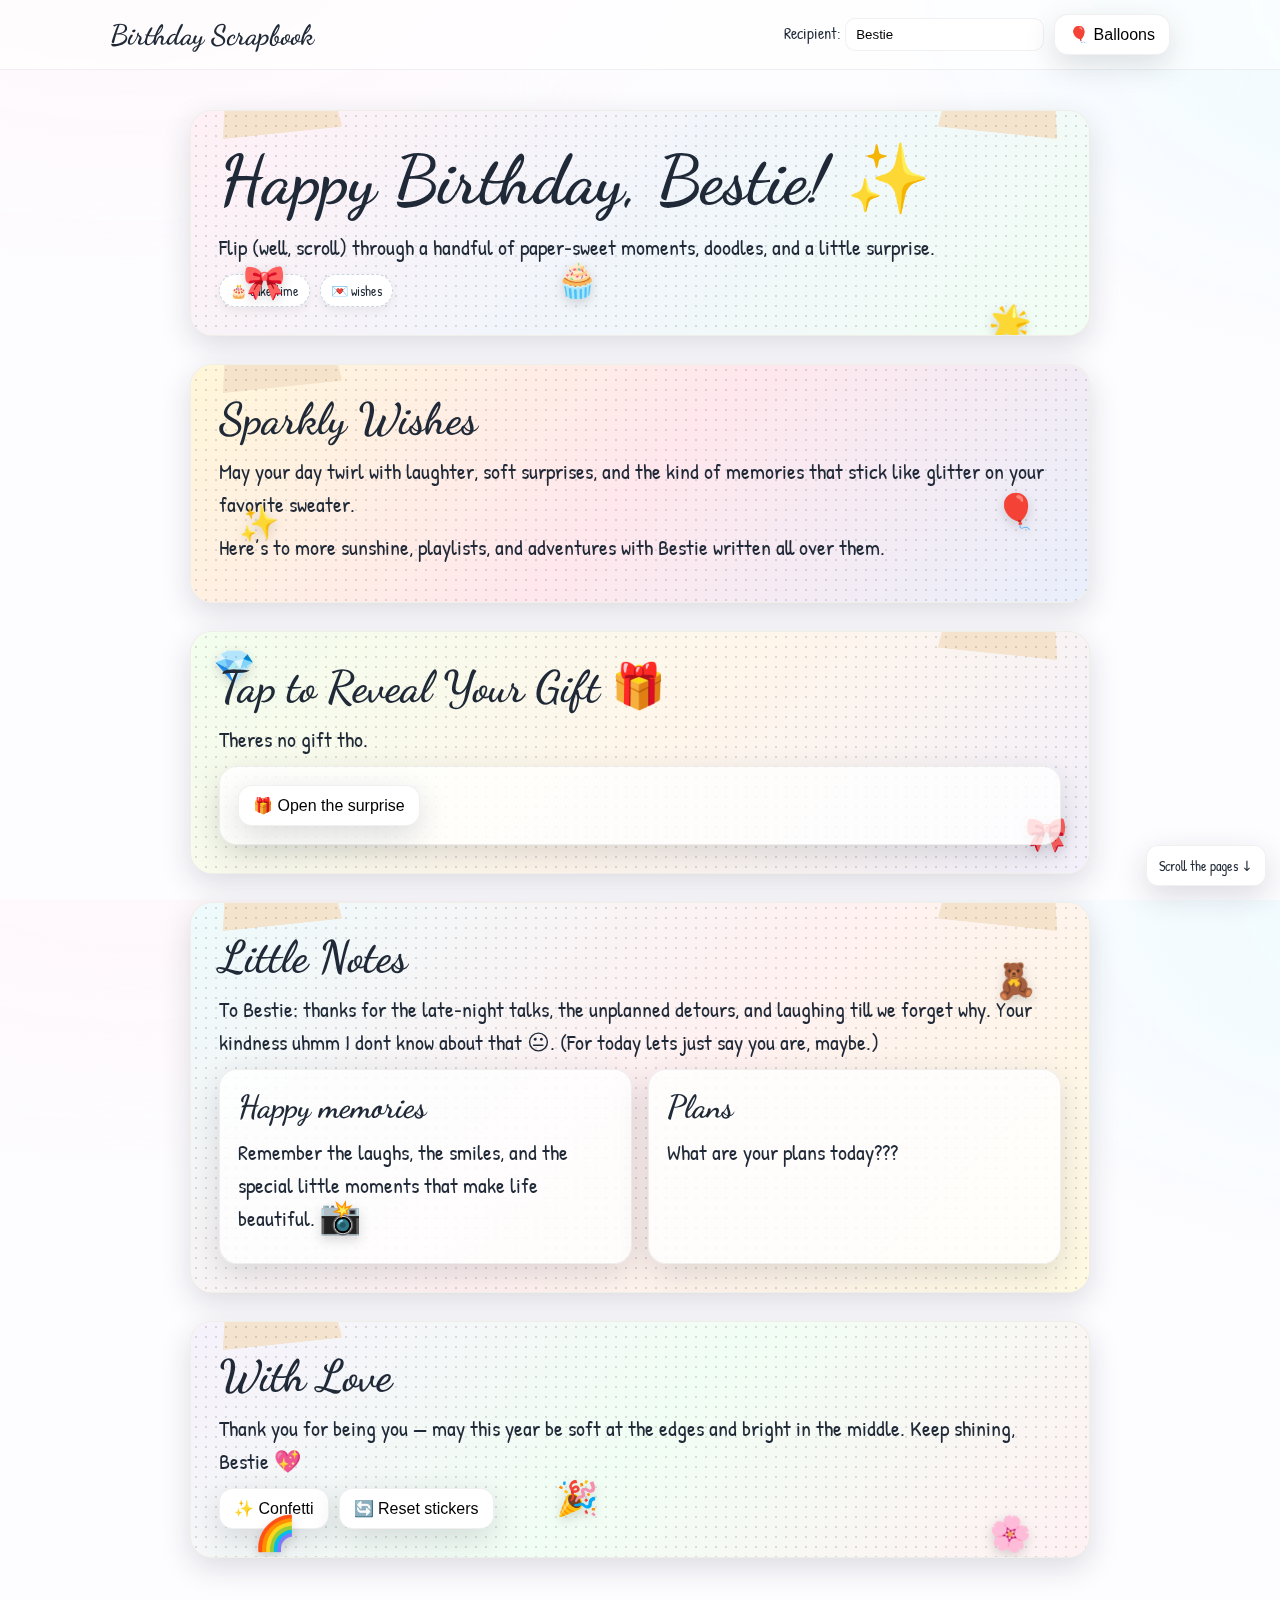
<file: index.html>
<!DOCTYPE html>
<html lang="en">
<head>
  <meta charset="utf-8" />
  <meta name="viewport" content="width=device-width, initial-scale=1" />
  <title>Birthday Scrapbook</title>
  <!-- Handwritten / cursive fonts -->
  <link href="https://fonts.googleapis.com/css2?family=Dancing+Script:wght@500;700&family=Patrick+Hand&display=swap" rel="stylesheet">
  <link rel="stylesheet" href="style.css">
</head>
<body>
  <header class="site">
    <div class="wrap controls" style="display:flex; align-items:center; gap:12px; justify-content:space-between;">
      <div style="display:flex; align-items:center; gap:10px; flex-wrap:wrap;">
        <strong style="font-family:'Dancing Script',cursive; font-size:28px">Birthday Scrapbook</strong>
      </div>
      <div style="display:flex; align-items:center; gap:10px; flex-wrap:wrap;">
        <label>Recipient: <input id="nameInput" type="text" placeholder="Bestie" value="Bestie" style="padding:8px 10px; border:1px solid var(--ring); border-radius:10px; background:#fff"></label>
        <button class="btn" id="spawnBalloons">🎈 Balloons</button>
      </div>
    </div>
  </header>

  <main class="pages wrap" style="padding-top:12px">

    <!-- PAGE 1: Cover -->
    <section class="page grad-1">
      <div class="tape"></div><div class="tape right"></div>
      <div class="content">
        <h1>Happy Birthday, <span class="nameSpan">Bestie</span>! ✨</h1>
        <p>Flip (well, scroll) through a handful of paper‑sweet moments, doodles, and a little surprise.</p>
        <div style="display:flex; gap:10px; margin-top:10px; flex-wrap:wrap">
          <span class="chip">🎂 cake time</span>
          <span class="chip">💌 wishes</span>
        </div>
        <div class="sticker" style="left:24px; top:120px">🎀</div>
        <div class="sticker" style="right:30px; top:160px; transform:rotate(12deg)">🌟</div>
        <div class="sticker" style="left:40%; top:70%">🧁</div>
      </div>
    </section>

    <!-- PAGE 2: Warm wishes -->
    <section class="page grad-2">
      <div class="tape"></div>
      <div class="content">
        <h2>Sparkly Wishes</h2>
        <p>May your day twirl with laughter, soft surprises, and the kind of memories that stick like glitter on your favorite sweater.</p>
        <p>Here’s to more sunshine, playlists, and adventures with <span class="nameSpan">Bestie</span> written all over them.</p>
        <div class="sticker" style="left:18px; bottom:18px; transform:rotate(-10deg)">✨</div>
        <div class="sticker" style="right:24px; bottom:30px">🎈</div>
      </div>
    </section>

    <!-- PAGE 3: Interactive gift reveal with requested dress -->
    <section class="page grad-3">
      <div class="tape right"></div>
      <div class="content">
        <h2>Tap to Reveal Your Gift 🎁</h2>
        <p>Theres no gift tho.</p>
        <div class="card">
          <button class="btn" id="revealBtn">🎁 Open the surprise</button>
          <div id="revealBox" class="reveal" aria-hidden="true">
            <div style="display:grid; grid-template-columns:1.1fr .9fr; gap:16px; margin-top:14px">
              <div>
                <h3 style="margin-top:0">LOL</h3>
                <p>I told ya theres no gift 😆(HEHE)</p>
                <p>Actually I have no idea what to add here :> </p>
                <p>Hope you like it anyway 😉</p>
                </div>
                <div style="position:absolute; left:0; right:0; bottom:6px; text-align:center; color:white; font-size:12px; opacity:.9">Black Silver Pearl Ball Gown — preview</div>
              </div>
            </div>
          </div>
        </div>
        <div class="sticker" style="left:22px; top:12px">💎</div>
        <div class="sticker" style="right:22px; bottom:16px">🎀</div>
      </div>
    </section>

    <!-- PAGE 4: Memories / note page with doodles and tape -->
    <section class="page grad-4">
      <div class="tape"></div><div class="tape right"></div>
      <div class="content">
        <h2>Little Notes</h2>
        <p>To <span class="nameSpan">Bestie</span>: thanks for the late‑night talks, the unplanned detours, and laughing till we forget why. Your kindness uhmm I dont know about that 😐. (For today lets just say you are, maybe.)</p>
        <div style="display:grid; grid-template-columns:1fr 1fr; gap:16px; margin-top:10px">
          <div class="card">
            <h3>Happy memories</h3>
            <p>Remember the laughs, the smiles, and the special little moments that make life beautiful.</p>
          </div>
          <div class="card">
            <h3>Plans</h3>
            <p>What are your plans today???</p>
          </div>
        </div>
        <div class="sticker" style="left:100px; bottom:24px">📸</div>
        <div class="sticker" style="right:26px; top:26px; transform:rotate(-8deg)">🧸</div>
      </div>
    </section>

    <!-- PAGE 5: Thank-you / outro with confetti trigger -->
    <section class="page grad-5">
      <div class="tape"></div>
      <div class="content">
        <h2>With Love</h2>
        <p>Thank you for being you — may this year be soft at the edges and bright in the middle. Keep shining, <span class="nameSpan">Bestie</span> 💖</p>
        <div style="display:flex; gap:10px; flex-wrap:wrap; margin-top:8px">
          <button class="btn" id="confettiBtn">✨ Confetti</button>
          <button class="btn" id="resetStickers">🔄 Reset stickers</button>
        </div>
        <div class="sticker" style="left:35px; top:160px">🌈</div>
        <div class="sticker" style="right:30px; top:160px; transform:rotate(10deg)">🌸</div>
        <div class="sticker" style="left:40%; top:70%">🎉</div>
      </div>
    </section>

  </main>

  <div class="scroll-tip">Scroll the pages ↓</div>
  <script src="script.js"></script>
</body>
</html>
</file>
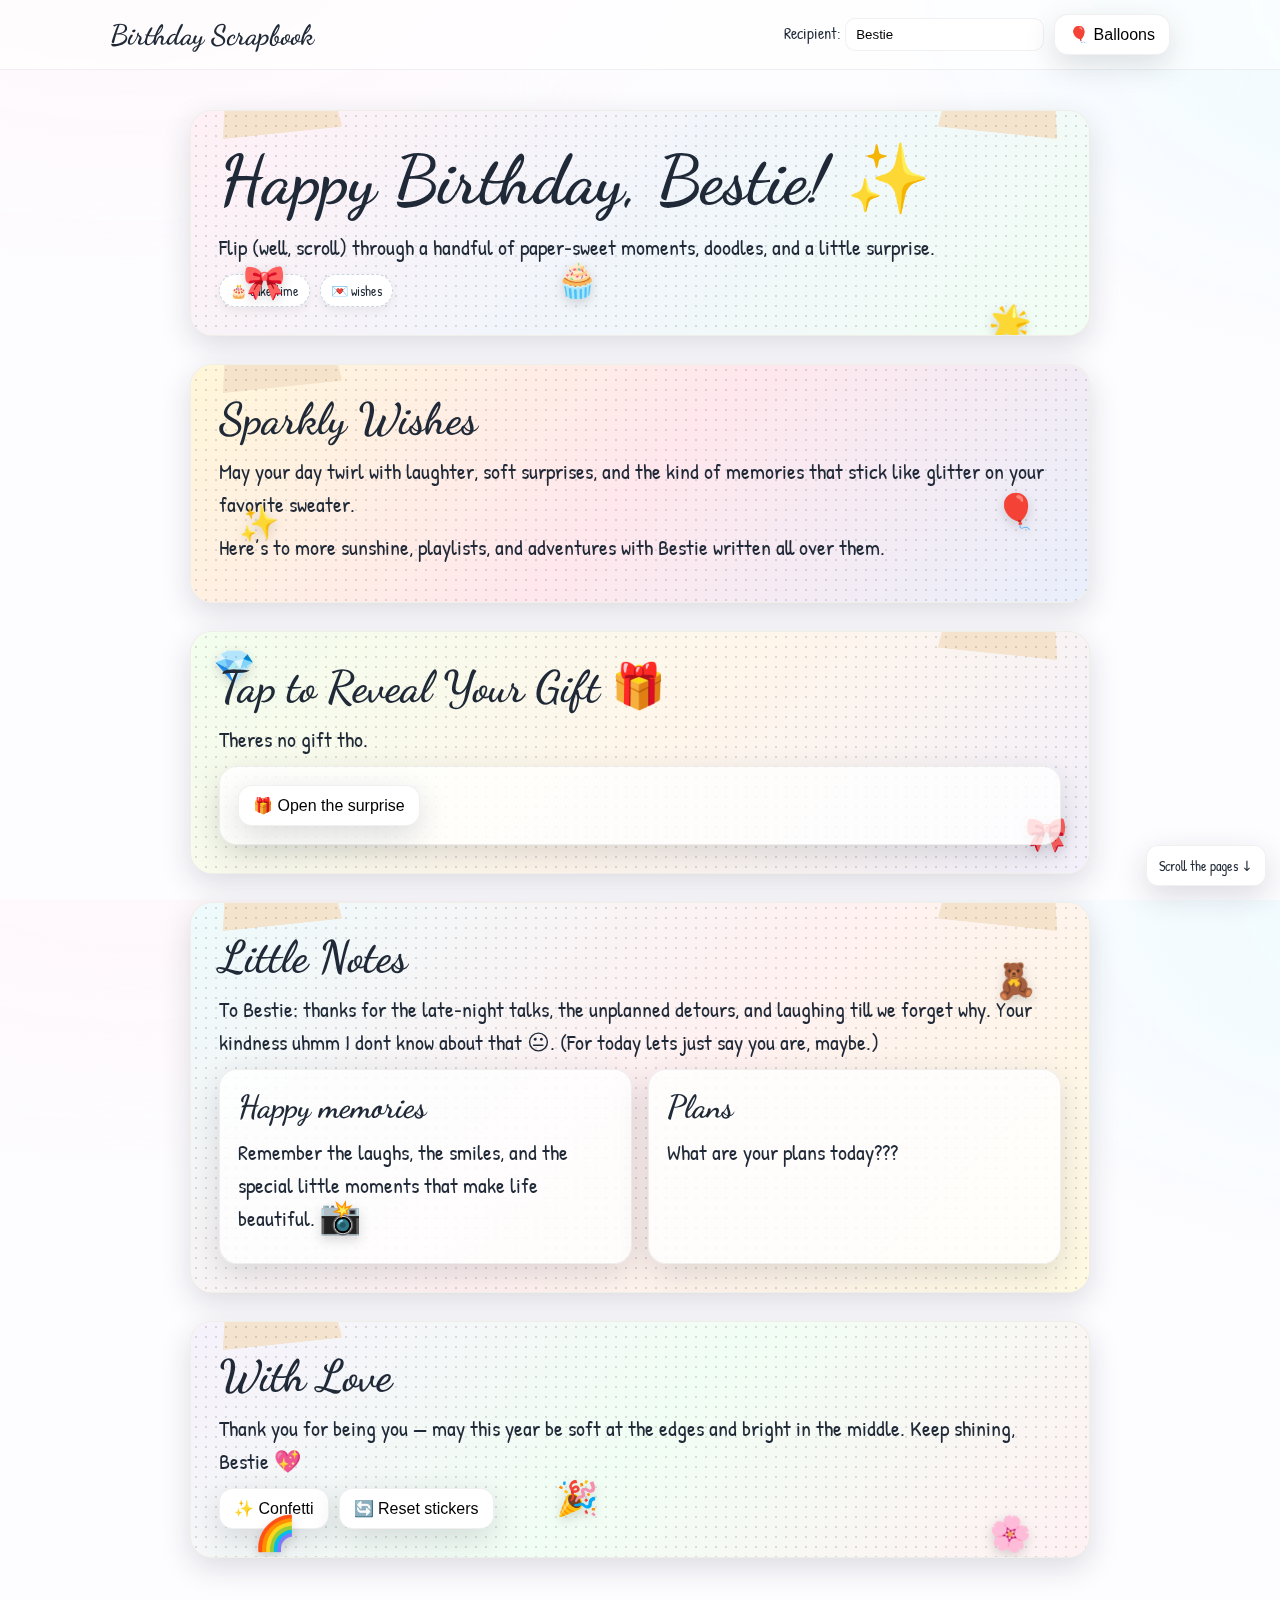
<file: Surprise.html>
<!DOCTYPE html>
<html lang="en">
<head>
  <meta charset="utf-8" />
  <meta name="viewport" content="width=device-width, initial-scale=1" />
  <title>Birthday Scrapbook</title>
  <!-- Handwritten / cursive fonts -->
  <link href="https://fonts.googleapis.com/css2?family=Dancing+Script:wght@500;700&family=Patrick+Hand&display=swap" rel="stylesheet">
  <link rel="stylesheet" href="Surprise.css">
</head>
<body>
  <header class="site">
    <div class="wrap controls" style="display:flex; align-items:center; gap:12px; justify-content:space-between;">
      <div style="display:flex; align-items:center; gap:10px; flex-wrap:wrap;">
        <strong style="font-family:'Dancing Script',cursive; font-size:28px">Birthday Scrapbook</strong>
      </div>
      <div style="display:flex; align-items:center; gap:10px; flex-wrap:wrap;">
        <label>Recipient: <input id="nameInput" type="text" placeholder="Bestie" value="Bestie" style="padding:8px 10px; border:1px solid var(--ring); border-radius:10px; background:#fff"></label>
        <button class="btn" id="spawnBalloons">🎈 Balloons</button>
      </div>
    </div>
  </header>

  <main class="pages wrap" style="padding-top:12px">

    <!-- PAGE 1: Cover -->
    <section class="page grad-1">
      <div class="tape"></div><div class="tape right"></div>
      <div class="content">
        <h1>Happy Birthday, <span class="nameSpan">Bestie</span>! ✨</h1>
        <p>Flip (well, scroll) through a handful of paper‑sweet moments, doodles, and a little surprise.</p>
        <div style="display:flex; gap:10px; margin-top:10px; flex-wrap:wrap">
          <span class="chip">🎂 cake time</span>
          <span class="chip">💌 wishes</span>
        </div>
        <div class="sticker" style="left:24px; top:120px">🎀</div>
        <div class="sticker" style="right:30px; top:160px; transform:rotate(12deg)">🌟</div>
        <div class="sticker" style="left:40%; top:70%">🧁</div>
      </div>
    </section>

    <!-- PAGE 2: Warm wishes -->
    <section class="page grad-2">
      <div class="tape"></div>
      <div class="content">
        <h2>Sparkly Wishes</h2>
        <p>May your day twirl with laughter, soft surprises, and the kind of memories that stick like glitter on your favorite sweater.</p>
        <p>Here’s to more sunshine, playlists, and adventures with <span class="nameSpan">Bestie</span> written all over them.</p>
        <div class="sticker" style="left:18px; bottom:18px; transform:rotate(-10deg)">✨</div>
        <div class="sticker" style="right:24px; bottom:30px">🎈</div>
      </div>
    </section>

    <!-- PAGE 3: Interactive gift reveal with requested dress -->
    <section class="page grad-3">
      <div class="tape right"></div>
      <div class="content">
        <h2>Tap to Reveal Your Gift 🎁</h2>
        <p>Theres no gift tho.</p>
        <div class="card">
          <button class="btn" id="revealBtn">🎁 Open the surprise</button>
          <div id="revealBox" class="reveal" aria-hidden="true">
            <div style="display:grid; grid-template-columns:1.1fr .9fr; gap:16px; margin-top:14px">
              <div>
                <h3 style="margin-top:0">LOL</h3>
                <p>I told ya theres no gift 😆(HEHE)</p>
                <p>Actually I have no idea what to add here :> </p>
                <p>Hope you like it anyway 😉</p>
                </div>
                <div style="position:absolute; left:0; right:0; bottom:6px; text-align:center; color:white; font-size:12px; opacity:.9">Black Silver Pearl Ball Gown — preview</div>
              </div>
            </div>
          </div>
        </div>
        <div class="sticker" style="left:22px; top:12px">💎</div>
        <div class="sticker" style="right:22px; bottom:16px">🎀</div>
      </div>
    </section>

    <!-- PAGE 4: Memories / note page with doodles and tape -->
    <section class="page grad-4">
      <div class="tape"></div><div class="tape right"></div>
      <div class="content">
        <h2>Little Notes</h2>
        <p>To <span class="nameSpan">Bestie</span>: thanks for the late‑night talks, the unplanned detours, and laughing till we forget why. Your kindness uhmm I dont know about that 😐. (For today lets just say you are, maybe.)</p>
        <div style="display:grid; grid-template-columns:1fr 1fr; gap:16px; margin-top:10px">
          <div class="card">
            <h3>Happy memories</h3>
            <p>Remember the laughs, the smiles, and the special little moments that make life beautiful.</p>
          </div>
          <div class="card">
            <h3>Plans</h3>
            <p>What are your plans today???</p>
          </div>
        </div>
        <div class="sticker" style="left:100px; bottom:24px">📸</div>
        <div class="sticker" style="right:26px; top:26px; transform:rotate(-8deg)">🧸</div>
      </div>
    </section>

    <!-- PAGE 5: Thank-you / outro with confetti trigger -->
    <section class="page grad-5">
      <div class="tape"></div>
      <div class="content">
        <h2>With Love</h2>
        <p>Thank you for being you — may this year be soft at the edges and bright in the middle. Keep shining, <span class="nameSpan">Bestie</span> 💖</p>
        <div style="display:flex; gap:10px; flex-wrap:wrap; margin-top:8px">
          <button class="btn" id="confettiBtn">✨ Confetti</button>
          <button class="btn" id="resetStickers">🔄 Reset stickers</button>
        </div>
        <div class="sticker" style="left:35px; top:160px">🌈</div>
        <div class="sticker" style="right:30px; top:160px; transform:rotate(10deg)">🌸</div>
        <div class="sticker" style="left:40%; top:70%">🎉</div>
      </div>
    </section>

  </main>

  <div class="scroll-tip">Scroll the pages ↓</div>
  <script src="Surprise.js"></script>
</body>
</html>
</file>
<file: style.css>
:root{
      --ink:#1f2937;
      --paper:#fffdf7;
      --tape:#f4e2c9;
      --accent:#6b5bff;
      --shadow: 0 10px 30px rgba(31,41,55,.15);
      --ring: rgba(0,0,0,.06);
      --grad-1: linear-gradient(135deg,#ffe6f4,#e6f0ff,#e7fff3);
      --grad-2: linear-gradient(135deg,#fff1c1,#ffd5e5,#d6e4ff);
      --grad-3: linear-gradient(135deg,#e9ffe6,#fff0e1,#e9e6ff);
      --grad-4: linear-gradient(135deg,#dff8ff,#ffe7ed,#fff7d1);
      --grad-5: linear-gradient(135deg,#f0e8ff,#e6fff2,#ffe7f0);
    }
    *{box-sizing:border-box}
    html,body{height:100%;margin:0}
    body{
      font-family:"Patrick Hand", system-ui, -apple-system, Segoe UI, Roboto, sans-serif;
      color:var(--ink);
      background: radial-gradient(1000px 600px at 10% -10%, #fff7fb 10%, transparent 60%),
                  radial-gradient(900px 600px at 110% 0%, #f0fbff 10%, transparent 60%),
                  #fdfcff;
    }
    header.site{
      position:sticky; top:0; z-index:50;
      backdrop-filter:saturate(1.2) blur(6px);
      background:rgba(255,255,255,.6);
      border-bottom:1px solid var(--ring);
    }
    .wrap{max-width:1100px;margin:0 auto;padding:14px 20px;}

    /* Scroll-snap scrapbook pages */
    .pages{scroll-snap-type:y proximity}
    .page{
      scroll-snap-align:start;
      margin:28px auto;
      max-width:900px;
      background:var(--paper);
      border-radius:22px;
      box-shadow:var(--shadow);
      border:1px solid var(--ring);
      position:relative;
      padding:28px;
      overflow:hidden;
    }

    /* Gradient backgrounds per page */
    .page.grad-1::before,
    .page.grad-2::before,
    .page.grad-3::before,
    .page.grad-4::before,
    .page.grad-5::before{
      content:""; position:absolute; inset:0; z-index:0; opacity:.55;
      background:var(--grad-1);
    }
    .page.grad-2::before{background:var(--grad-2)}
    .page.grad-3::before{background:var(--grad-3)}
    .page.grad-4::before{background:var(--grad-4)}
    .page.grad-5::before{background:var(--grad-5)}

    /* Light paper texture */
    .page::after{content:""; position:absolute; inset:0; pointer-events:none; z-index:0; opacity:.12;
      background-image: radial-gradient(#000 1px, transparent 1px);
      background-size:10px 10px;
    }

    .page > .content{position:relative; z-index:1}

    /* Tape corners */
    .tape{
      position:absolute; width:120px; height:30px; background:var(--tape);
      top:-8px; left:30px; transform:rotate(-6deg);
      box-shadow:0 6px 12px rgba(0,0,0,.08);
      opacity:.9;
      clip-path:polygon(4% 0,96% 0,100% 100%,0 100%);
    }
    .tape.right{left:auto; right:30px; transform:rotate(6deg)}

    h1,h2,h3{font-family:"Dancing Script", cursive; margin:0 0 8px}
    h1{font-size:clamp(40px,6vw,68px)}
    h2{font-size:clamp(28px,4.2vw,44px)}
    h3{font-size:clamp(22px,3.2vw,32px)}
    p{font-size:clamp(16px,2.4vw,22px); line-height:1.5; margin:10px 0}

    .chip{display:inline-block; padding:6px 10px; border-radius:999px; background:#fff; border:1px dashed #cbd5e1; box-shadow:0 4px 10px rgba(0,0,0,.06); font-size:14px}

    /* Sticker (draggable) */
    .sticker{position:absolute; cursor:grab; user-select:none; font-size:34px; filter:drop-shadow(0 4px 6px rgba(0,0,0,.15));}
    .sticker:active{cursor:grabbing}

    /* Buttons */
    .btn{display:inline-flex; align-items:center; gap:8px; padding:10px 14px; border-radius:14px; border:1px solid var(--ring); background:#fff; box-shadow:var(--shadow); font-size:16px}
    .btn:hover{transform:translateY(-1px)}

    /* Gift reveal card */
    .card{background:rgba(255,255,255,.8); border:1px solid var(--ring); border-radius:18px; padding:18px; box-shadow:var(--shadow)}
    .reveal{transition:max-height .6s ease, opacity .6s ease; overflow:hidden; max-height:0; opacity:0}
    .reveal.open{max-height:420px; opacity:1}

    /* Balloon animation */
    .balloon{position:absolute; bottom:-60px; font-size:40px; animation:floatUp var(--dur) linear forwards; filter:drop-shadow(0 8px 14px rgba(0,0,0,.12))}
    @keyframes floatUp{to{transform:translateY(-120vh) translateX(var(--dx,0)); opacity:0}}

    /* Scroll indicators */
    .scroll-tip{position:fixed; right:14px; bottom:14px; background:#fff; border:1px solid var(--ring); padding:10px 12px; border-radius:12px; box-shadow:var(--shadow); font-size:14px}

    /* Print tweaks */
    @media print{
      header.site, .scroll-tip, .controls{display:none!important}
      body{background:#fff}
      .page{break-inside:avoid; box-shadow:none; border:0}
      .page::after{opacity:.05}
    }
</file>
<file: Surprise.css>
:root{
      --ink:#1f2937;
      --paper:#fffdf7;
      --tape:#f4e2c9;
      --accent:#6b5bff;
      --shadow: 0 10px 30px rgba(31,41,55,.15);
      --ring: rgba(0,0,0,.06);
      --grad-1: linear-gradient(135deg,#ffe6f4,#e6f0ff,#e7fff3);
      --grad-2: linear-gradient(135deg,#fff1c1,#ffd5e5,#d6e4ff);
      --grad-3: linear-gradient(135deg,#e9ffe6,#fff0e1,#e9e6ff);
      --grad-4: linear-gradient(135deg,#dff8ff,#ffe7ed,#fff7d1);
      --grad-5: linear-gradient(135deg,#f0e8ff,#e6fff2,#ffe7f0);
    }
    *{box-sizing:border-box}
    html,body{height:100%;margin:0}
    body{
      font-family:"Patrick Hand", system-ui, -apple-system, Segoe UI, Roboto, sans-serif;
      color:var(--ink);
      background: radial-gradient(1000px 600px at 10% -10%, #fff7fb 10%, transparent 60%),
                  radial-gradient(900px 600px at 110% 0%, #f0fbff 10%, transparent 60%),
                  #fdfcff;
    }
    header.site{
      position:sticky; top:0; z-index:50;
      backdrop-filter:saturate(1.2) blur(6px);
      background:rgba(255,255,255,.6);
      border-bottom:1px solid var(--ring);
    }
    .wrap{max-width:1100px;margin:0 auto;padding:14px 20px;}

    /* Scroll-snap scrapbook pages */
    .pages{scroll-snap-type:y proximity}
    .page{
      scroll-snap-align:start;
      margin:28px auto;
      max-width:900px;
      background:var(--paper);
      border-radius:22px;
      box-shadow:var(--shadow);
      border:1px solid var(--ring);
      position:relative;
      padding:28px;
      overflow:hidden;
    }

    /* Gradient backgrounds per page */
    .page.grad-1::before,
    .page.grad-2::before,
    .page.grad-3::before,
    .page.grad-4::before,
    .page.grad-5::before{
      content:""; position:absolute; inset:0; z-index:0; opacity:.55;
      background:var(--grad-1);
    }
    .page.grad-2::before{background:var(--grad-2)}
    .page.grad-3::before{background:var(--grad-3)}
    .page.grad-4::before{background:var(--grad-4)}
    .page.grad-5::before{background:var(--grad-5)}

    /* Light paper texture */
    .page::after{content:""; position:absolute; inset:0; pointer-events:none; z-index:0; opacity:.12;
      background-image: radial-gradient(#000 1px, transparent 1px);
      background-size:10px 10px;
    }

    .page > .content{position:relative; z-index:1}

    /* Tape corners */
    .tape{
      position:absolute; width:120px; height:30px; background:var(--tape);
      top:-8px; left:30px; transform:rotate(-6deg);
      box-shadow:0 6px 12px rgba(0,0,0,.08);
      opacity:.9;
      clip-path:polygon(4% 0,96% 0,100% 100%,0 100%);
    }
    .tape.right{left:auto; right:30px; transform:rotate(6deg)}

    h1,h2,h3{font-family:"Dancing Script", cursive; margin:0 0 8px}
    h1{font-size:clamp(40px,6vw,68px)}
    h2{font-size:clamp(28px,4.2vw,44px)}
    h3{font-size:clamp(22px,3.2vw,32px)}
    p{font-size:clamp(16px,2.4vw,22px); line-height:1.5; margin:10px 0}

    .chip{display:inline-block; padding:6px 10px; border-radius:999px; background:#fff; border:1px dashed #cbd5e1; box-shadow:0 4px 10px rgba(0,0,0,.06); font-size:14px}

    /* Sticker (draggable) */
    .sticker{position:absolute; cursor:grab; user-select:none; font-size:34px; filter:drop-shadow(0 4px 6px rgba(0,0,0,.15));}
    .sticker:active{cursor:grabbing}

    /* Buttons */
    .btn{display:inline-flex; align-items:center; gap:8px; padding:10px 14px; border-radius:14px; border:1px solid var(--ring); background:#fff; box-shadow:var(--shadow); font-size:16px}
    .btn:hover{transform:translateY(-1px)}

    /* Gift reveal card */
    .card{background:rgba(255,255,255,.8); border:1px solid var(--ring); border-radius:18px; padding:18px; box-shadow:var(--shadow)}
    .reveal{transition:max-height .6s ease, opacity .6s ease; overflow:hidden; max-height:0; opacity:0}
    .reveal.open{max-height:420px; opacity:1}

    /* Balloon animation */
    .balloon{position:absolute; bottom:-60px; font-size:40px; animation:floatUp var(--dur) linear forwards; filter:drop-shadow(0 8px 14px rgba(0,0,0,.12))}
    @keyframes floatUp{to{transform:translateY(-120vh) translateX(var(--dx,0)); opacity:0}}

    /* Scroll indicators */
    .scroll-tip{position:fixed; right:14px; bottom:14px; background:#fff; border:1px solid var(--ring); padding:10px 12px; border-radius:12px; box-shadow:var(--shadow); font-size:14px}

    /* Print tweaks */
    @media print{
      header.site, .scroll-tip, .controls{display:none!important}
      body{background:#fff}
      .page{break-inside:avoid; box-shadow:none; border:0}
      .page::after{opacity:.05}
    }
</file>
